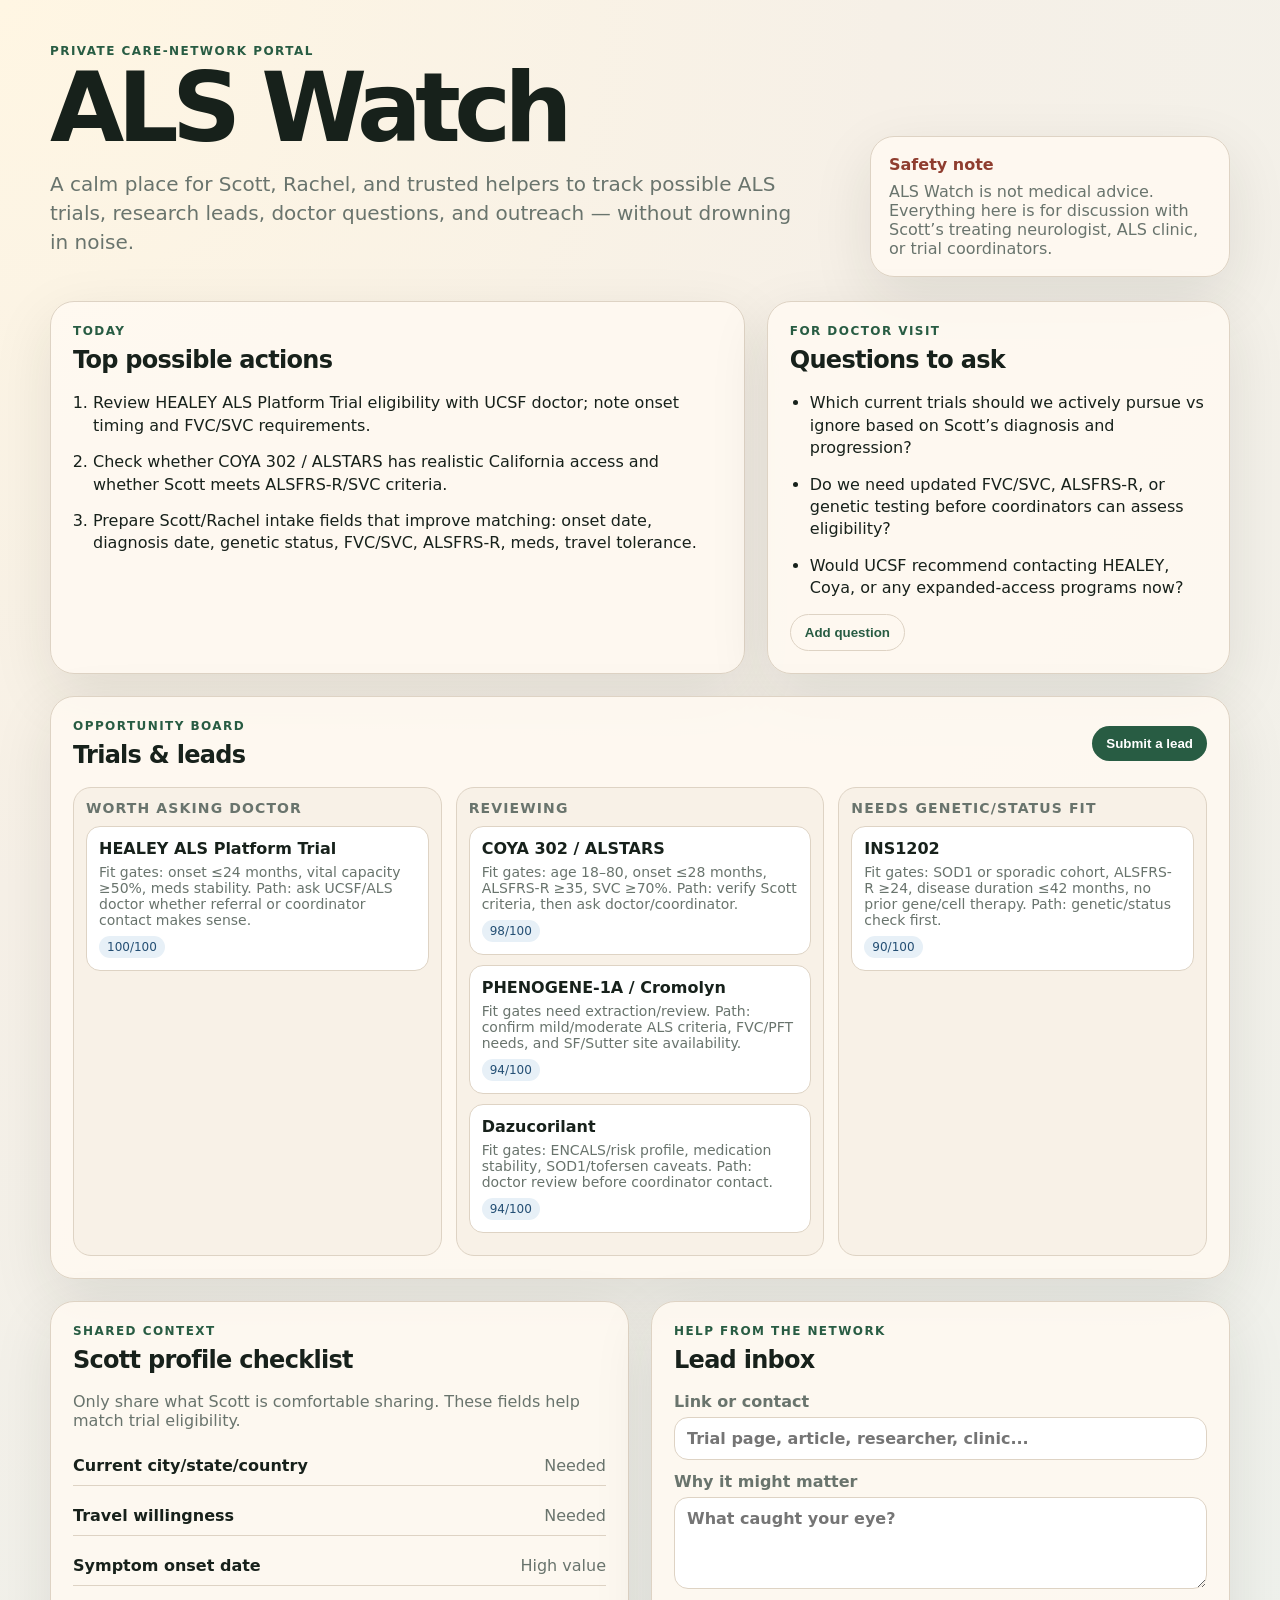
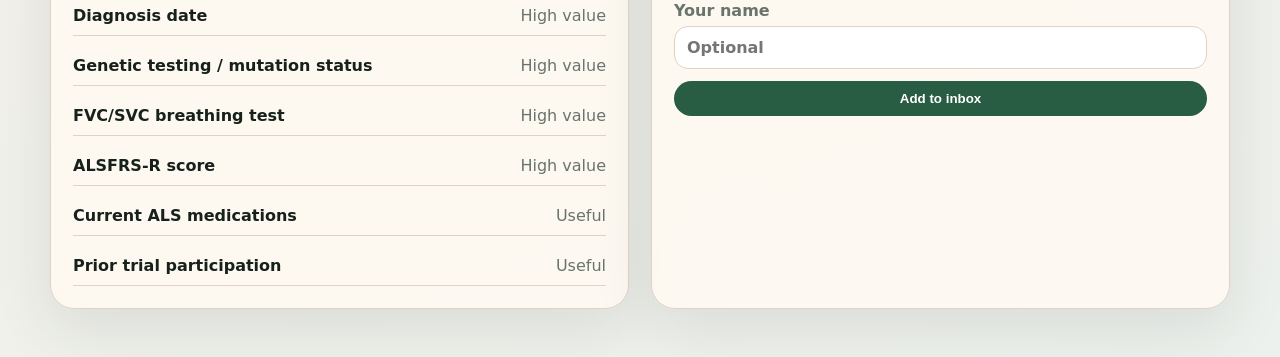
<file: prototypes/initial-portal/portal/index.html>
<!doctype html>
<html lang="en">
<head>
  <meta charset="utf-8" />
  <meta name="viewport" content="width=device-width, initial-scale=1" />
  <title>ALS Watch</title>
  <link rel="stylesheet" href="styles.css" />
</head>
<body>
  <header class="hero">
    <div>
      <p class="eyebrow">Private care-network portal</p>
      <h1>ALS Watch</h1>
      <p class="dek">A calm place for Scott, Rachel, and trusted helpers to track possible ALS trials, research leads, doctor questions, and outreach — without drowning in noise.</p>
    </div>
    <aside class="safety">
      <strong>Safety note</strong>
      <span>ALS Watch is not medical advice. Everything here is for discussion with Scott’s treating neurologist, ALS clinic, or trial coordinators.</span>
    </aside>
  </header>

  <main>
    <section class="grid top-grid">
      <article class="card action-card">
        <div class="card-header">
          <p class="eyebrow">Today</p>
          <h2>Top possible actions</h2>
        </div>
        <ol id="top-actions" class="action-list"></ol>
      </article>

      <article class="card">
        <div class="card-header">
          <p class="eyebrow">For doctor visit</p>
          <h2>Questions to ask</h2>
        </div>
        <ul id="doctor-questions" class="plain-list"></ul>
        <button class="ghost" data-add="question">Add question</button>
      </article>
    </section>

    <section class="card">
      <div class="card-header row">
        <div>
          <p class="eyebrow">Opportunity board</p>
          <h2>Trials & leads</h2>
        </div>
        <button data-add="lead">Submit a lead</button>
      </div>
      <div id="lead-board" class="lead-board"></div>
    </section>

    <section class="grid">
      <article class="card">
        <div class="card-header">
          <p class="eyebrow">Shared context</p>
          <h2>Scott profile checklist</h2>
        </div>
        <p class="muted">Only share what Scott is comfortable sharing. These fields help match trial eligibility.</p>
        <div id="intake-checklist" class="checklist"></div>
      </article>

      <article class="card">
        <div class="card-header">
          <p class="eyebrow">Help from the network</p>
          <h2>Lead inbox</h2>
        </div>
        <form id="lead-form" class="form">
          <label>Link or contact<input name="link" placeholder="Trial page, article, researcher, clinic..." /></label>
          <label>Why it might matter<textarea name="note" placeholder="What caught your eye?"></textarea></label>
          <label>Your name<input name="name" placeholder="Optional" /></label>
          <button type="submit">Add to inbox</button>
        </form>
        <ul id="inbox" class="plain-list inbox"></ul>
      </article>
    </section>
  </main>

  <dialog id="modal">
    <form method="dialog" class="modal-form">
      <h2 id="modal-title">Add item</h2>
      <label>Title<input id="modal-title-input" /></label>
      <label>Details<textarea id="modal-details-input"></textarea></label>
      <menu>
        <button value="cancel" class="ghost">Cancel</button>
        <button id="modal-save" value="default">Save</button>
      </menu>
    </form>
  </dialog>

  <script src="app.js"></script>
</body>
</html>
</file>
<file: prototypes/initial-portal/portal/styles.css>
:root {
  color-scheme: light;
  --bg: #f6f0e7;
  --paper: #fffaf2;
  --ink: #17211b;
  --muted: #69746d;
  --line: #ded3c4;
  --green: #285c43;
  --blue: #244f74;
  --gold: #a46b18;
  --red: #8f3d2f;
  --shadow: 0 20px 60px rgba(29, 35, 31, .10);
}
* { box-sizing: border-box; }
body {
  margin: 0;
  font-family: ui-sans-serif, system-ui, -apple-system, BlinkMacSystemFont, "Segoe UI", sans-serif;
  background: radial-gradient(circle at top left, #fff6e3 0, var(--bg) 38%, #edf1ed 100%);
  color: var(--ink);
}
.hero, main { width: min(1180px, calc(100% - 32px)); margin: 0 auto; }
.hero { display: grid; grid-template-columns: 1fr 360px; gap: 24px; padding: 44px 0 24px; align-items: end; }
h1 { margin: 0; font-size: clamp(48px, 8vw, 96px); letter-spacing: -.07em; line-height: .88; }
h2 { margin: 0; font-size: 24px; letter-spacing: -.03em; }
.dek { max-width: 760px; color: var(--muted); font-size: 20px; line-height: 1.45; }
.eyebrow { margin: 0 0 8px; text-transform: uppercase; letter-spacing: .12em; font-size: 12px; color: var(--green); font-weight: 800; }
.safety, .card { background: rgba(255,250,242,.88); border: 1px solid var(--line); border-radius: 24px; box-shadow: var(--shadow); }
.safety { padding: 18px; display: grid; gap: 8px; color: var(--muted); }
.safety strong { color: var(--red); }
main { display: grid; gap: 22px; padding-bottom: 48px; }
.grid { display: grid; grid-template-columns: 1fr 1fr; gap: 22px; }
.top-grid { grid-template-columns: 1.35fr .9fr; }
.card { padding: 22px; }
.card-header { margin-bottom: 18px; }
.row { display: flex; justify-content: space-between; gap: 16px; align-items: center; }
button { border: 0; background: var(--green); color: white; padding: 10px 14px; border-radius: 999px; font-weight: 800; cursor: pointer; }
button.ghost { background: transparent; color: var(--green); border: 1px solid var(--line); }
.action-list, .plain-list { margin: 0; padding-left: 20px; }
.action-list li, .plain-list li { margin: 0 0 14px; line-height: 1.4; }
.muted { color: var(--muted); }
.lead-board { display: grid; grid-template-columns: repeat(3, 1fr); gap: 14px; }
.column { background: #f8f1e7; border: 1px solid var(--line); border-radius: 18px; padding: 12px; min-height: 180px; }
.column h3 { margin: 0 0 10px; font-size: 14px; color: var(--muted); text-transform: uppercase; letter-spacing: .08em; }
.lead { background: white; border: 1px solid var(--line); border-radius: 14px; padding: 12px; margin-bottom: 10px; }
.lead strong { display: block; margin-bottom: 6px; }
.lead p { margin: 0 0 8px; color: var(--muted); font-size: 14px; }
.badge { display: inline-block; font-size: 12px; color: var(--blue); background: #e7f0f7; padding: 4px 8px; border-radius: 999px; }
.checklist { display: grid; gap: 10px; }
.check { display: flex; justify-content: space-between; gap: 12px; padding: 10px 0; border-bottom: 1px solid var(--line); }
.check span:last-child { color: var(--muted); }
.form { display: grid; gap: 12px; }
label { display: grid; gap: 6px; color: var(--muted); font-weight: 700; }
input, textarea { width: 100%; border: 1px solid var(--line); border-radius: 14px; padding: 11px 12px; font: inherit; background: white; color: var(--ink); }
textarea { min-height: 92px; resize: vertical; }
dialog { border: 1px solid var(--line); border-radius: 22px; padding: 0; box-shadow: var(--shadow); }
.modal-form { padding: 22px; min-width: 340px; display: grid; gap: 12px; }
menu { display: flex; justify-content: flex-end; gap: 10px; padding: 0; margin: 8px 0 0; }
@media (max-width: 850px) {
  .hero, .grid, .top-grid { grid-template-columns: 1fr; }
  .lead-board { grid-template-columns: 1fr; }
}
</file>
